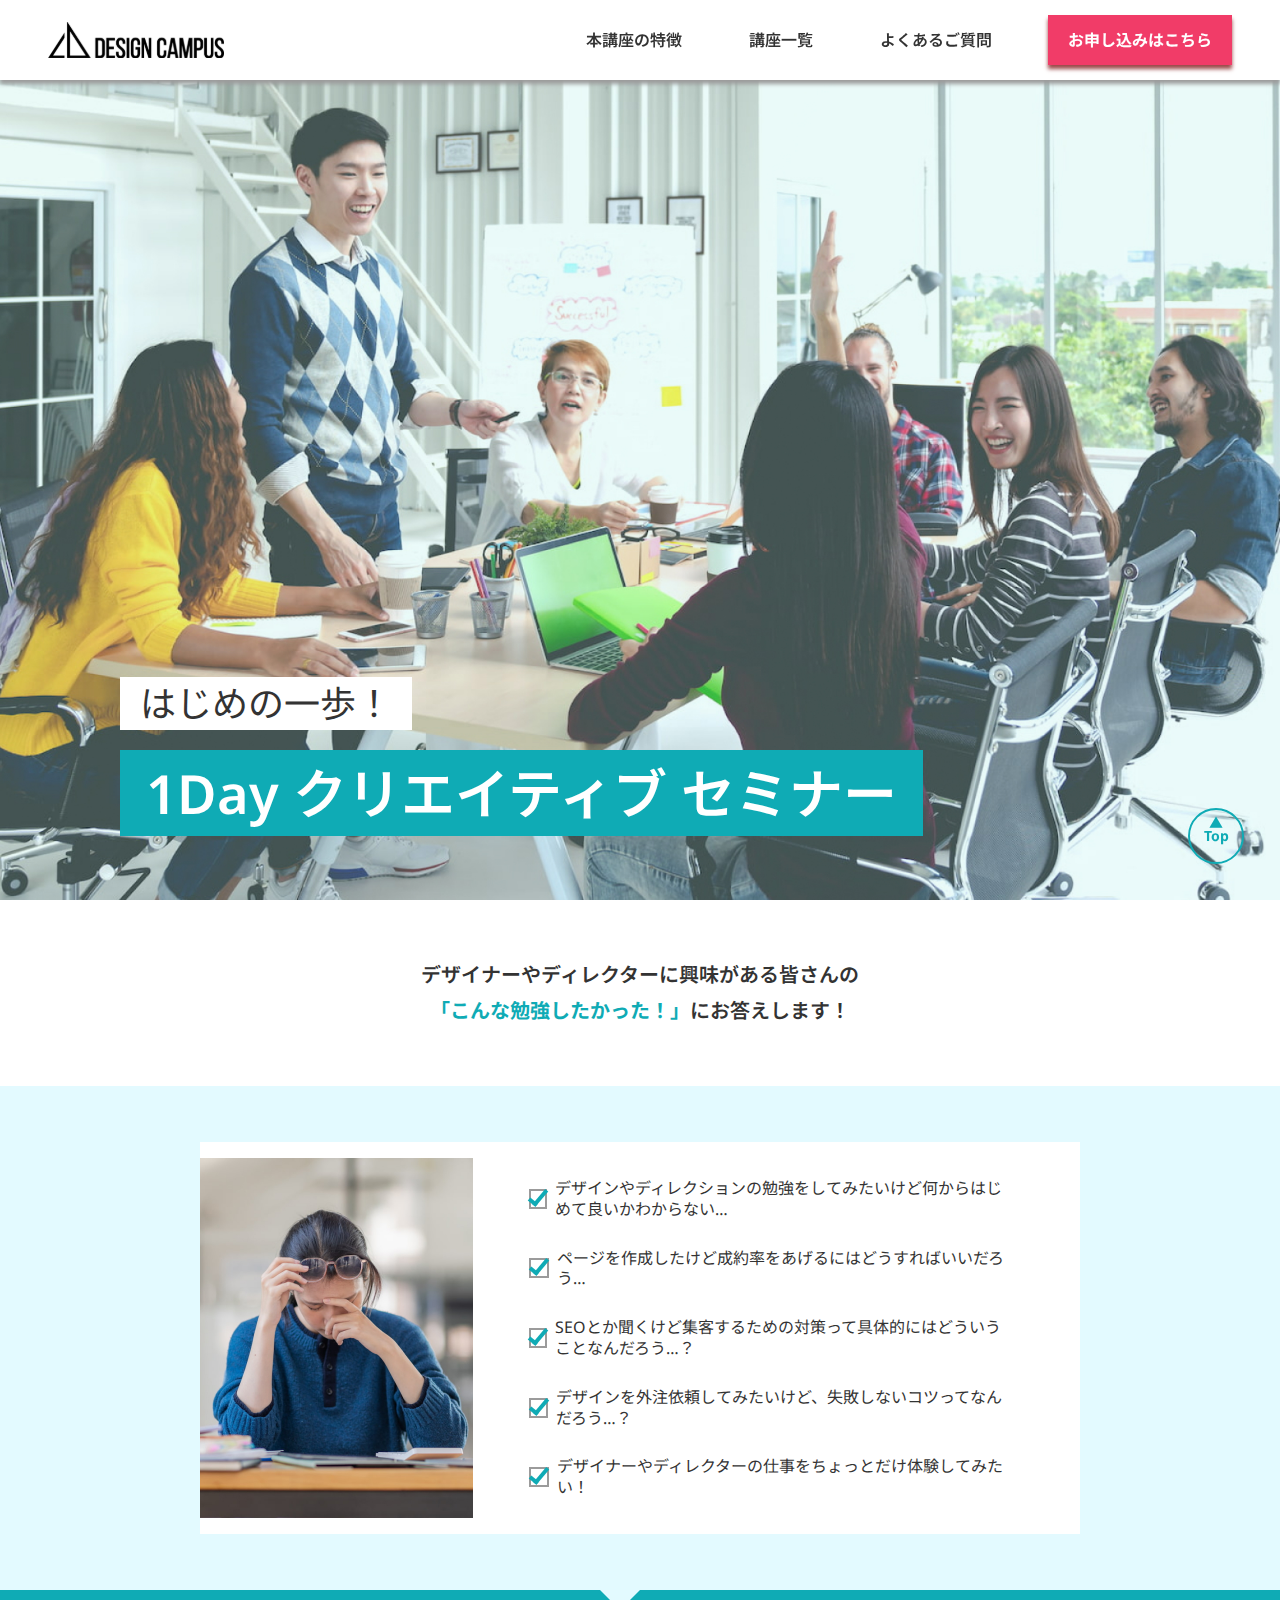
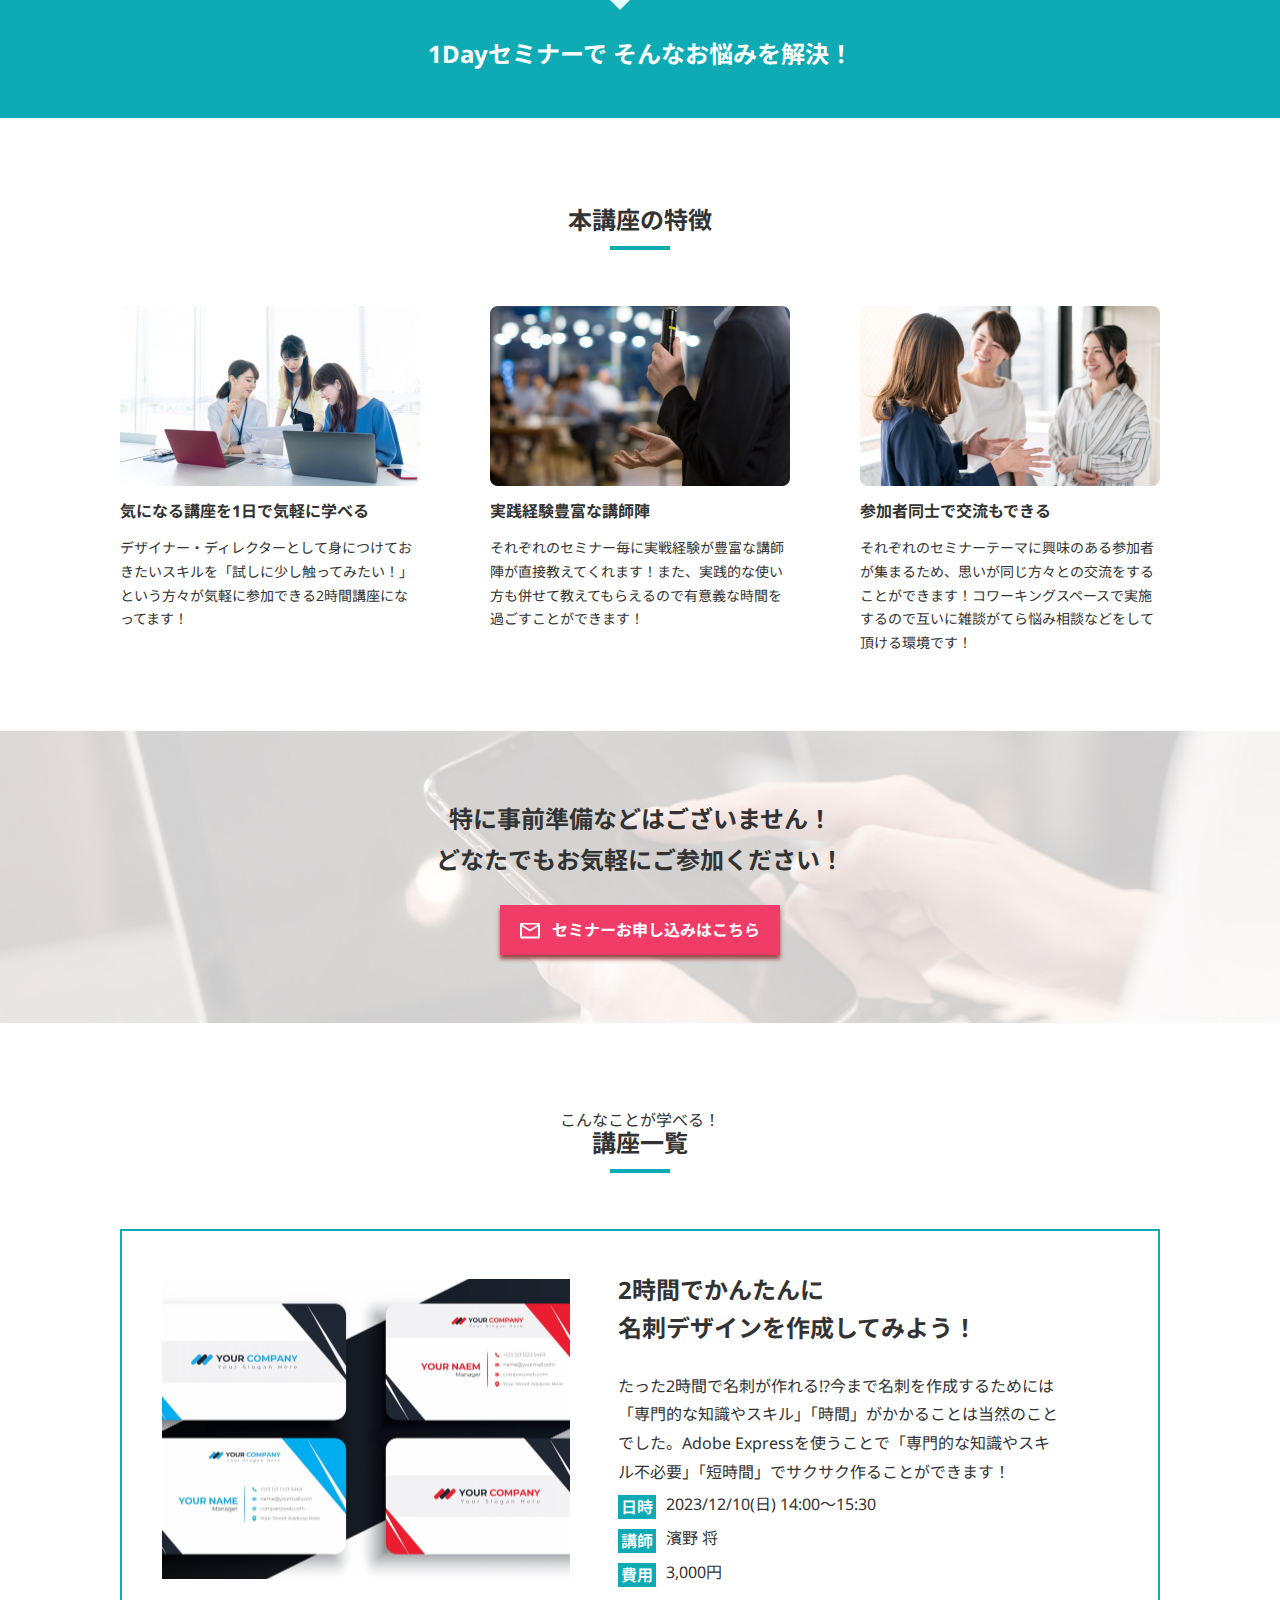
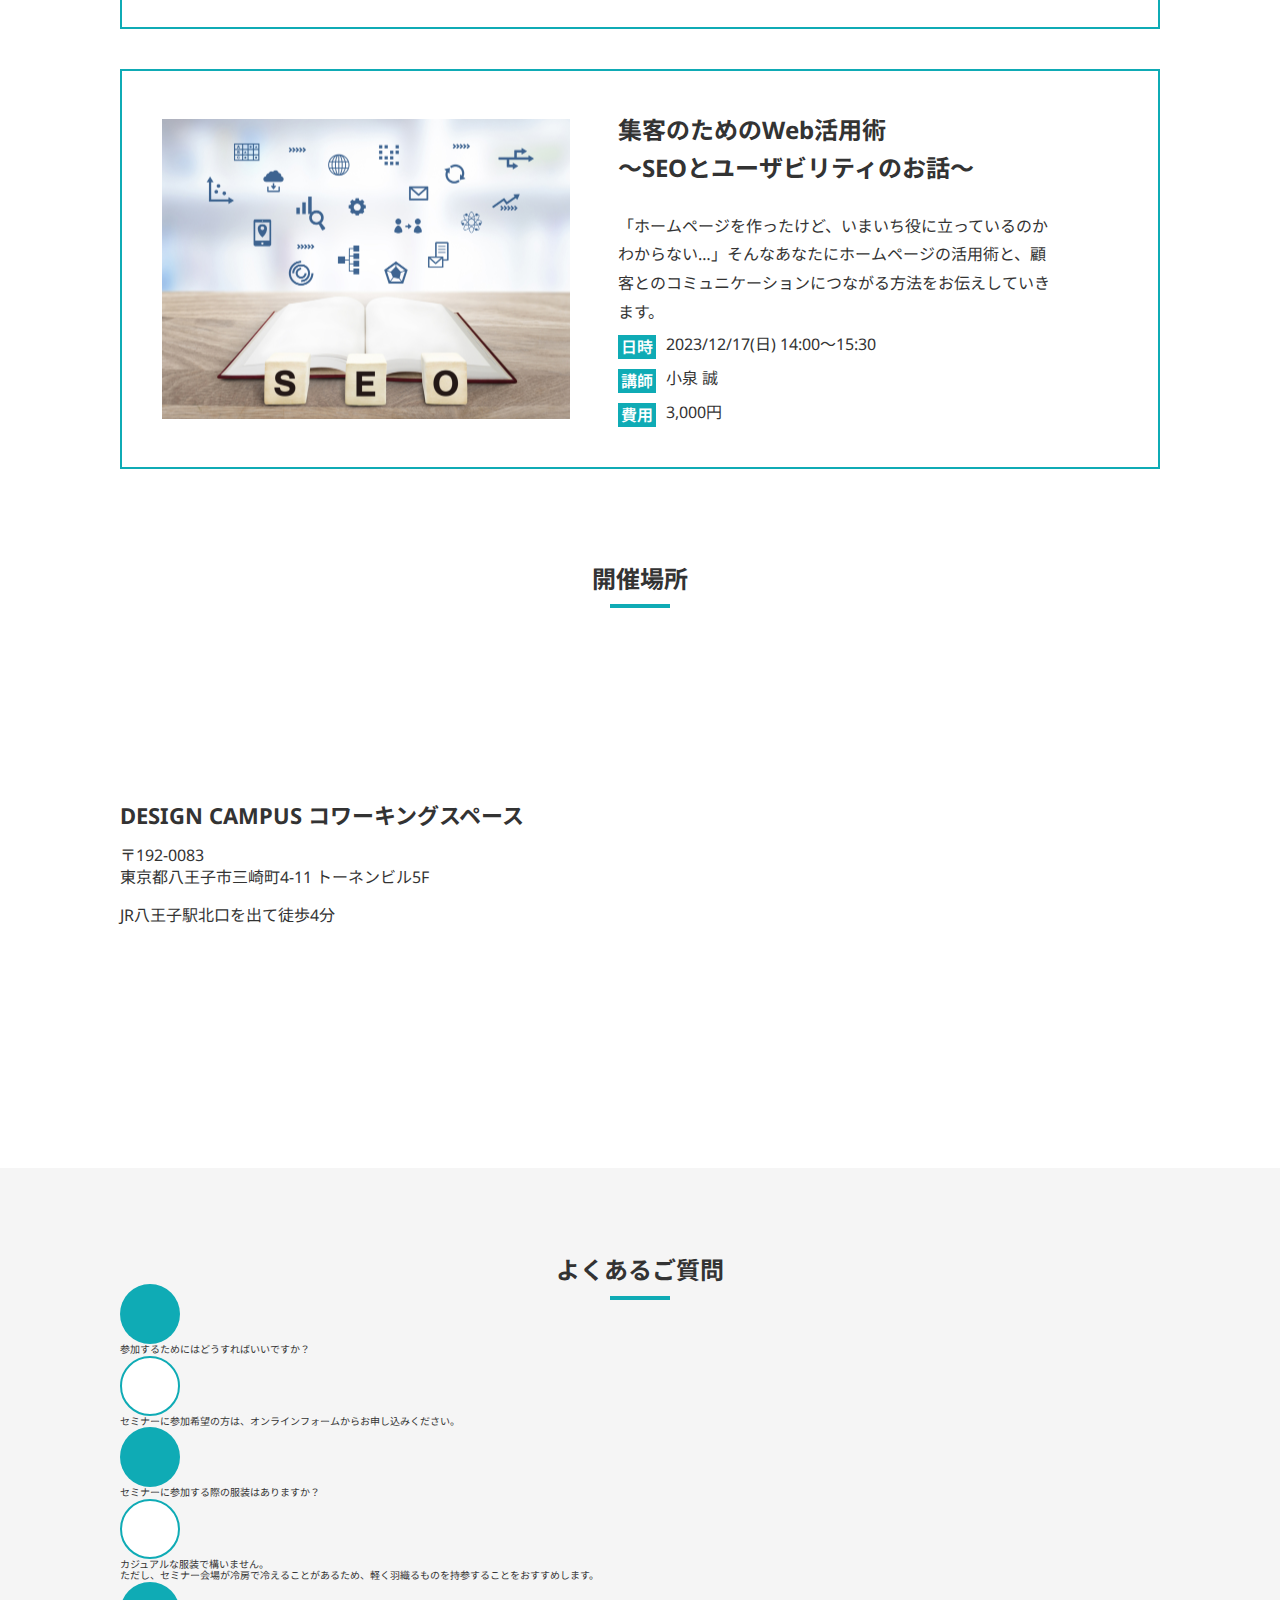
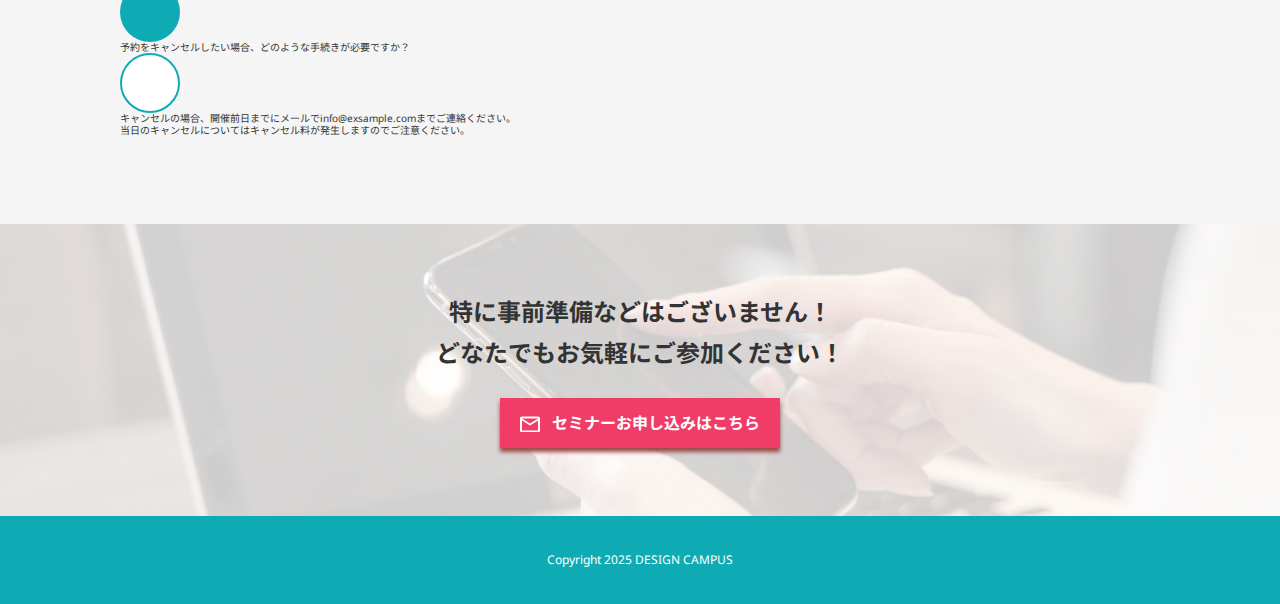
<file: DESIGN_CAMPUS/index.html>
<!DOCTYPE html>
<html lang="ja">

<head>
    <meta charset="UTF-8" />
    <meta name="viewport" content="width=device-width, initial-scale=1.0" />
    <meta name="description" content="DESIGN_CAMPSは1Day クリエイティブセミナーを主催しているクリエイティブ集団です。" />
    <title>DESIGN_CAMPUS</title>
    <link rel="shortcut icon" href="./assets/images/favicon.ico" type="image/x-icon" />
    <link rel="stylesheet" href="./assets/css/style.css" />
    <link rel="preconnect" href="https://fonts.googleapis.com" />
    <link rel="preconnect" href="https://fonts.gstatic.com" crossorigin />
    <link
        href="https://fonts.googleapis.com/css2?family=Noto+Sans+JP:wght@100..900&family=Noto+Sans:ital,wght@0,100..900;1,100..900&display=swap"
        rel="stylesheet" />
</head>

<body>
    <!-- header -->
    <header class="l-header">
        <div class="l-inner">
            <h1 class="p-header__left">
                <a class="p-header__left--item" href="./index.html">
                    <img src="./assets/images/Logo.svg" alt="Logo">
                </a>
            </h1>
            <div class="p-burger">
                <div id="js-burger" class="p-burger__menu"></div>
                <nav id="js-nav" class="p-header__right">
                    <ul class="p-list">
                        <li class="p-list__item">
                            <a class="p-list__item--link" href="#feature">
                                本講座の特徴
                            </a>
                        </li>
                        <li class="p-list__item">
                            <a class="p-list__item--link" href="#lesson">
                                講座一覧
                            </a>
                        </li>
                        <li class="p-list__item">
                            <a class="p-list__item--link" href="#question">
                                よくあるご質問
                            </a>
                        </li>
                    </ul>
                    <div class="c-button">
                        <a class="c-button__item" href="./contact.html">お申し込みはこちら</a>
                    </div>
                </nav>
            </div>
        </div>
    </header>
    <!-- /header -->

    <!-- keyVisual -->
    <div class="l-keyVisual">
        <div class="l-container">
            <div class="p-catchCopy">
                <p class="p-catchCopy--top">
                    はじめの一歩！
                </p>
                <p class="p-catchCopy--bottom">
                    1Day 
                    <span class="u-lineBreak--md"></span>クリエイティブ
                    <span class="u-lineBreak--sm"></span>セミナー
                </p>
            </div>
        </div>
        <a href="#" class="c-pageTop__button u-display__grid">Top</a>
    </div>
    <!-- /keyVisual -->

    <main>
        <!-- text -->
        <div class="l-text u-display__grid">
            <p class="p-text">
                デザイナーやディレクターに<span class="u-lineBreak--sm">興味がある皆さんの<br>
                <span class="p-text--strong">「こんな勉強したかった！」</span>に</span>お答えします！
            </p>
        </div>
        <!-- /text -->

        <!-- wonder -->
        <div class="l-wonder">
            <div class="l-container p-wonder">
                <img class="p-wonder__left" src="./assets/images/Image1.jpg" alt="Image1">
                <ul class="p-wonder__right">
                    <li class="p-wonder__right--item">
                        <span class="p-wonder__right--square"></span>
                        <p class="p-wonder__right--text">
                            デザインやディレクションの勉強をしてみたいけど何からはじめて良いかわからない…
                        </p>
                    </li>
                    <li class="p-wonder__right--item">
                        <span class="p-wonder__right--square"></span>
                        <p class="p-wonder__right--text">
                            ページを作成したけど成約率をあげるにはどうすればいいだろう…
                        </p>
                    </li>
                    <li class="p-wonder__right--item">
                        <span class="p-wonder__right--square"></span>
                        <p class="p-wonder__right--text">
                            SEOとか聞くけど集客するための対策って具体的にはどういうことなんだろう…？
                        </p>
                    </li>
                    <li class="p-wonder__right--item">
                        <span class="p-wonder__right--square"></span>
                        <p class="p-wonder__right--text">
                            デザインを外注依頼してみたいけど、失敗しないコツってなんだろう…？
                        </p>
                    </li>
                    <li class="p-wonder__right--item">
                        <span class="p-wonder__right--square"></span>
                        <p class="p-wonder__right--text">
                            デザイナーやディレクターの仕事をちょっとだけ体験してみたい！
                        </p>
                    </li>
                </ul>
            </div>
        </div>
        <!-- /wonder -->

        <!-- answer -->
        <div class="l-answer u-display__grid">
            <p class="p-answer__text">
                1Dayセミナーで
                <span class="u-lineBreak--sm"></span>そんなお悩みを解決！
            </p>
        </div>
        <!-- /answer -->

        <!-- feature -->
        <section id="feature" class="l-feature">
            <div class="l-container">
                <div class="c-title__wrapper">
                    <h2 class="c-title">本講座の特徴</h2>
                </div>
                <div class="p-feature__wrapper">
                    <div class="p-feature__wrapper--item">
                        <img class="p-feature__image" src="./assets/images/Point1.jpg" alt="Point1">
                        <h2 class="p-feature__title--sub">気になる講座を1日で気軽に学べる</h2>
                        <p class="p-feature__text">デザイナー・ディレクターとして身につけておきたいスキルを「試しに少し触ってみたい！」という方々が気軽に参加できる2時間講座になってます！
                        </p>
                    </div>
                    <div class="p-feature__wrapper--item">
                        <img class="p-feature__image" src="./assets/images/Point2.jpg" alt="Point2">
                        <h2 class="p-feature__title--sub">実践経験豊富な講師陣</h2>
                        <p class="p-feature__text">
                            それぞれのセミナー毎に実戦経験が豊富な講師陣が直接教えてくれます！また、実践的な使い方も併せて教えてもらえるので有意義な時間を過ごすことができます！</p>
                    </div>
                    <div class="p-feature__wrapper--item">
                        <img class="p-feature__image" src="./assets/images/Point3.jpg" alt="Point3">
                        <h2 class="p-feature__title--sub">参加者同士で交流もできる</h2>
                        <p class="p-feature__text">
                            それぞれのセミナーテーマに興味のある参加者が集まるため、思いが同じ方々との交流をすることができます！コワーキングスペースで実施するので互いに雑談がてら悩み相談などをして頂ける環境です！
                        </p>
                    </div>
                </div>
            </div>
        </section>
        <!-- /feature -->

        <!-- cta -->
        <div class="l-cta">
            <p class="p-cta__text">
                特に事前準備などはございません！<br>
                どなたでもお気軽にご参加ください！
            </p>
            <div class="c-button">
                <a class="c-button__item" href="./contact.html">
                    <img class="c-button__item--icon" src="./assets/images/Mailicon.svg" alt="mail">
                    セミナーお申し込みはこちら
                </a>
            </div>
        </div>
        <!-- /cta -->

        <!-- lesson -->
        <section id="lesson" class="l-lesson">
            <div class="l-container">
                <div class="c-title__wrapper">
                    <p class="c-title--sub">こんなことが学べる！</p>
                    <h2 class="c-title">講座一覧</h2>
                </div>
                <div class="p-lesson__wrapper">
                    <article class="p-lesson">
                        <img class="p-lesson__left" src="./assets/images/Lesson1.jpg" alt="Lesson1">
                        <div class="p-lesson__right">
                            <h2 class="p-lesson__title">
                                2時間でかんたんに<br>
                                名刺デザインを作成してみよう！
                            </h2>
                            <p class="p-lesson__text">
                                たった2時間で名刺が作れる!?今まで名刺を作成するためには「専門的な知識やスキル」「時間」がかかることは当然のことでした。Adobe
                                Expressを使うことで「専門的な知識やスキル不必要」「短時間」でサクサク作ることができます！
                            </p>
                            <dl class="c-desc__list">
                                <dt class="c-desc__list--term u-display__grid">日時</dt>
                                <dd class="c-desc__list--data">2023/12/10(日) 14:00〜15:30</dd>
                                <dt class="c-desc__list--term u-display__grid">講師</dt>
                                <dd class="c-desc__list--data">濱野 将</dd>
                                <dt class="c-desc__list--term u-display__grid">費用</dt>
                                <dd class="c-desc__list--data">3,000円</dd>
                            </dl>
                        </div>
                    </article>
                    <article class="p-lesson">
                        <img class="p-lesson__left" src="./assets/images/Lesson2.jpg" alt="Lesson2">
                        <div class="p-lesson__right">
                            <h2 class="p-lesson__title">
                                集客のためのWeb活用術<br>
                                〜SEOとユーザビリティのお話〜
                            </h2>
                            <p class="p-lesson__text">
                                「ホームページを作ったけど、いまいち役に立っているのかわからない…」そんなあなたにホームページの活用術と、顧客とのコミュニケーションにつながる方法をお伝えしていきます。
                            </p>
                            <dl class="c-desc__list">
                                <dt class="c-desc__list--term u-display__grid">日時</dt>
                                <dd class="c-desc__list--data">2023/12/17(日) 14:00〜15:30</dd>
                                <dt class="c-desc__list--term u-display__grid">講師</dt>
                                <dd class="c-desc__list--data">小泉 誠</dd>
                                <dt class="c-desc__list--term u-display__grid">費用</dt>
                                <dd class="c-desc__list--data">3,000円</dd>
                            </dl>
                        </div>
                    </article>
                </div>
            </div>
        </section>
        <!-- /lesson -->

        <!-- place -->
        <section class="l-place">
            <div class="l-container">
                <div class="c-title__wrapper">
                    <h2 class="c-title">開催場所</h2>
                </div>
                <div class="p-place">
                    <address class="p-place__left">
                        <h2 class="p-place__left--title">
                            DESIGN CAMPUS
                            <span class="u-lineBreak--md"></span> 
                            コワーキングスペース
                        </h2>
                        <p class="p-place__left--address">
                            〒192-0083<br>
                            東京都八王子市三崎町4-11 トーネンビル5F
                        </p>
                        <p class="p-place__left--address">JR八王子駅北口を出て徒歩4分</p>
                    </address>
                    <div class="p-place__right">
                        <iframe class="p-place__right--image"
                            src="https://www.google.com/maps/embed?pb=!1m18!1m12!1m3!1d3241.7852003106423!2d139.33458337512596!3d35.657663472594855!2m3!1f0!2f0!3f0!3m2!1i1024!2i768!4f13.1!3m3!1m2!1s0x60191dd856de197f%3A0xe206cd84f9aec58d!2z44Kz44Ov44O844Kt44Oz44Kw44K544Oa44O844K55YWr546L5a2QIDhCZWF0!5e0!3m2!1sja!2sjp!4v1755058342870!5m2!1sja!2sjp" style="border:0;" allowfullscreen="" loading="lazy"
                            referrerpolicy="no-referrer-when-downgrade"></iframe>
                    </div>
                </div>
            </div>
        </section>
        <!-- /place -->

        <!-- question -->
        <section id="question" class="l-question">
            <div class="l-container">
                <div class="c-title__wrapper">
                    <h2 class="c-title">よくあるご質問</h2>
                </div>
                <div class="p-question">
                    <div class="p-question--item">
                        <button class="p-question__q p-question__content">
                            <span class="p-question__q--icon c-icon"></span>
                            <p class="p-question__content--text">参加するためにはどうすればいいですか？</p>
                        </button>
                        <div class="p-question__a p-question__content">
                            <span class="p-question__a--icon c-icon--a"></span>
                            <p class="p-question__content--text">セミナーに参加希望の方は、オンラインフォームからお申し込みください。</p>
                        </div>
                    </div>
                    <div class="p-question--item">
                        <button class="p-question__q p-question__content">
                            <span class="p-question__q--icon c-icon"></span>
                            <p class="p-question__content--text">セミナーに参加する際の服装はありますか？</p>
                        </button>
                        <div class="p-question__a p-question__content">
                            <span class="p-question__a--icon c-icon--a"></span>
                            <p class="p-question__content--text">
                                カジュアルな服装で構いません。<br>
                                ただし、セミナー会場が冷房で冷えることがあるため、軽く羽織るものを持参することをおすすめします。
                            </p>
                        </div>
                    </div>
                    <div class="p-question--item">
                        <button class="p-question__q p-question__content">
                            <span class="p-question__q--icon c-icon"></span>
                            <p class="p-question__content--text">予約をキャンセルしたい場合、どのような手続きが必要ですか？</p>
                        </button>
                        <div class="p-question__a p-question__content">
                            <span class="p-question__a--icon c-icon--a"></span>
                            <p class="p-question__content--text">
                                キャンセルの場合、開催前日までにメールでinfo@exsample.comまでご連絡ください。<br>
                                当日のキャンセルについてはキャンセル料が発生しますのでご注意ください。
                            </p>
                        </div>
                    </div>
                </div>
            </div>
        </section>
        <!-- /question -->

        <!-- cta -->
        <div class="l-cta">
            <p class="p-cta__text">
                特に事前準備などはございません！<br>
                どなたでもお気軽にご参加ください！
            </p>
            <div class="c-button">
                <a class="c-button__item" href="./contact.html">
                    <img class="c-button__item--icon" src="./assets/images/Mailicon.svg" alt="mail">
                    セミナーお申し込みはこちら
                </a>
            </div>
        </div>
        <!-- /cta -->
    </main>

    <!-- footer -->
    <footer class="l-footer u-display__grid">
        <p class="p-footer">
            <small class="p-footer__copyRight">
                Copyright 2025 
                <span class="u-lineBreak--sm"></span>
                DESIGN CAMPUS
            </small>
        </p>
    </footer>
    <!-- /footer -->

    <script src="./assets/js/main.js"></script>
</body>

</html>
</file>
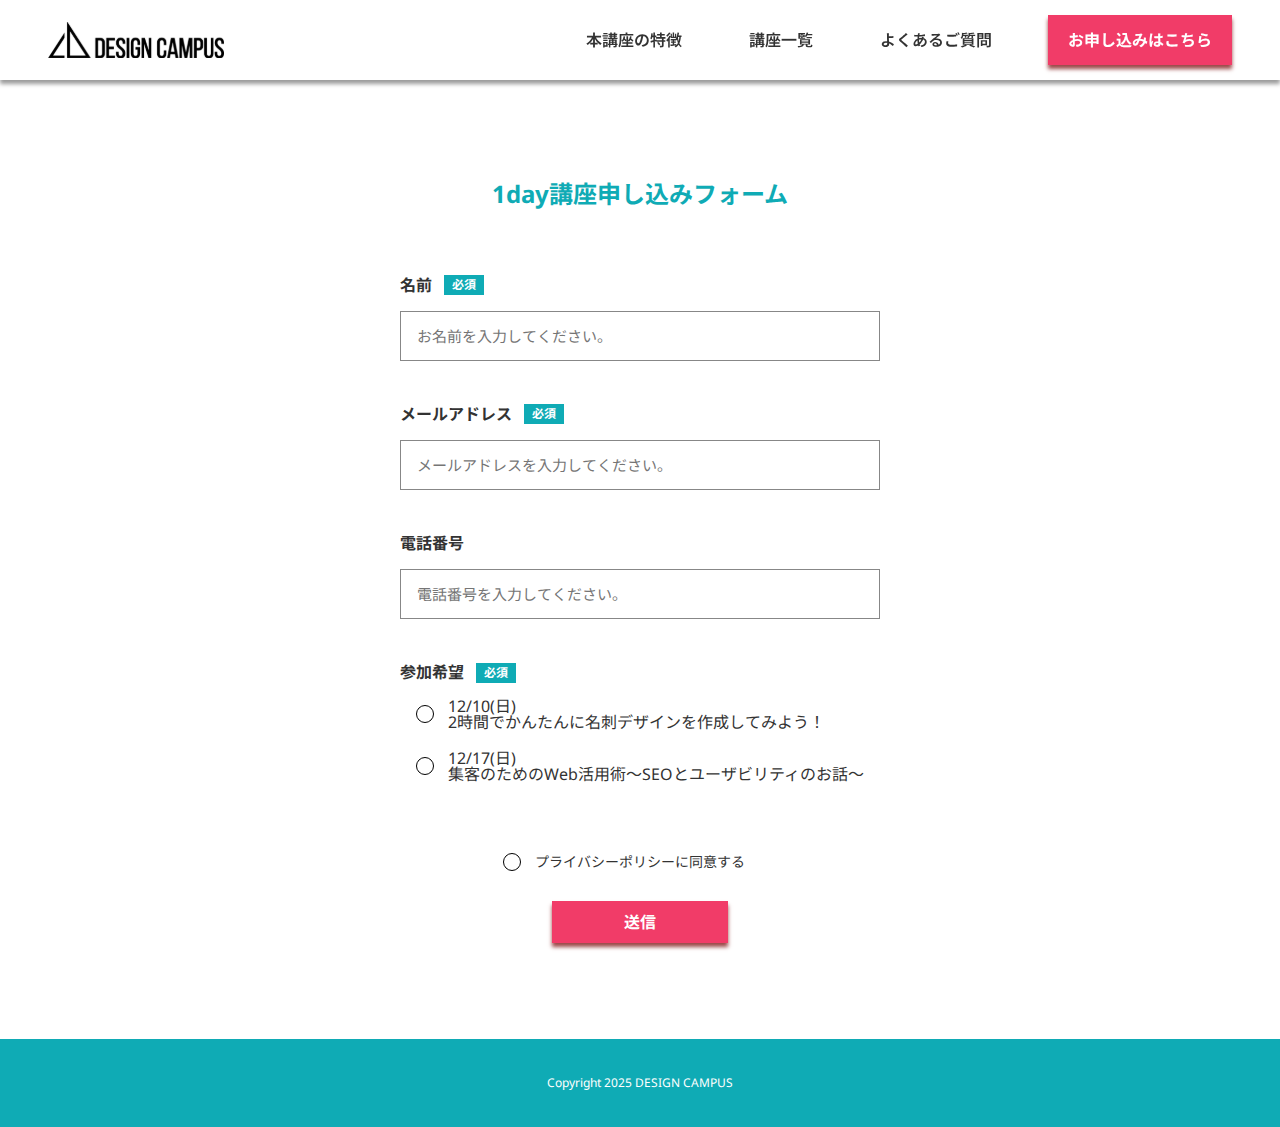
<file: DESIGN_CAMPUS/contact.html>
<!DOCTYPE html>
<html lang="ja">

<head>
    <meta charset="UTF-8" />
    <meta name="viewport" content="width=device-width, initial-scale=1.0" />
    <meta name="description" content="DESIGN_CAMPSは1Day クリエイティブセミナーを主催しているクリエイティブ集団です。" />
    <title>DESIGN_CAMPUS</title>
    <link rel="shortcut icon" href="./assets/images/favicon.ico" type="image/x-icon" />
    <link rel="stylesheet" href="./assets/css/style.css" />
    <link rel="preconnect" href="https://fonts.googleapis.com" />
    <link rel="preconnect" href="https://fonts.gstatic.com" crossorigin />
    <link
        href="https://fonts.googleapis.com/css2?family=Noto+Sans+JP:wght@100..900&family=Noto+Sans:ital,wght@0,100..900;1,100..900&display=swap"
        rel="stylesheet" />
</head>

<body>
    <!-- header -->
    <header class="l-header">
        <div class="l-inner">
            <h1 class="p-header__left">
                <a class="p-header__left--item" href="./index.html">
                    <img src="./assets/images/Logo.svg" alt="Logo">
                </a>
            </h1>
            <div class="p-burger">
                <div id="js-burger" class="p-burger__menu"></div>
                <nav id="js-nav" class="p-header__right">
                    <ul class="p-list">
                        <li class="p-list__item">
                            <a class="p-list__item--link" href="#feature">
                                本講座の特徴
                            </a>
                        </li>
                        <li class="p-list__item">
                            <a class="p-list__item--link" href="#lesson">
                                講座一覧
                            </a>
                        </li>
                        <li class="p-list__item">
                            <a class="p-list__item--link" href="#question">
                                よくあるご質問
                            </a>
                        </li>
                    </ul>
                    <div class="c-button">
                        <a class="c-button__item" href="#">お申し込みはこちら</a>
                    </div>
                </nav>
            </div>
        </div>
    </header>
    <!-- /header -->

    <main>
        <!-- contact -->
        <section class="l-contact u-display__grid">
            <div class="c-title__wrapper">
                <h2 class="c-title--contact">1day講座申し込みフォーム</h2>
            </div>
            <form class="p-form">
                <table class="p-table">
                    <tr class="p-table__row">
                        <th class="p-table__head">
                            <label for="name" class="p-form__label">名前</label>
                            <span class="p-form__label--require">必須</span>
                        </th>
                        <td class="p-table__body">
                            <input id="name" class="p-form__input" type="text" placeholder="お名前を入力してください。">
                        </td>
                    </tr>
                    <tr class="p-table__row">
                        <th class="p-table__head">
                            <label for="email" class="p-form__label">メールアドレス</label>
                            <span class="p-form__label--require">必須</span>
                        </th>
                        <td class="p-table__body">
                            <input id="email" class="p-form__input" type="email" placeholder="メールアドレスを入力してください。">
                        </td>
                    </tr>
                    <tr class="p-table__row">
                        <th class="p-table__head">
                            <label for="tel" class="p-form__label">電話番号</label>
                        </th>
                        <td class="p-table__body">
                            <input id="tel" class="p-form__input" type="tel" placeholder="電話番号を入力してください。">
                        </td>
                    </tr>
                    <tr class="p-table__row">
                        <th class="p-table__head">
                            <label class="p-form__label">参加希望</label>
                            <span class="p-form__label--require">必須</span>
                        </th>
                        <td class="p-table__body">
                            <input type="radio" id="radio1" name="radio" class="p-form__radio" value="12/10(日)">
                            <label for="radio1" class="p-form__radio--text">12/10(日)<br>
                                2時間でかんたんに名刺デザインを作成してみよう！
                            </label>
                            <input type="radio" id="radio2" name="radio" class="p-form__radio" value="12/17(日)">
                            <label for="radio2" class="p-form__radio--text">
                                12/17(日)<br>
                                集客のためのWeb活用術〜SEOとユーザビリティのお話〜
                            </label>
                        </td>
                    </tr>
                </table>
                <div class="p-form__wrapper">
                    <input type="checkbox" id="privacy" name="privacy">
                    <label for="privacy" class="p-form__wrapper--privacy">
                        プライバシーポリシーに同意する
                    </label>
                    <div class="c-button">
                        <a href="./thanks.html" class="c-button__item p-form__button">
                            送信
                        </a>
                    </div>
                </div>
            </form>
        </section>
        <!-- /contact -->
    </main>

    <!-- footer -->
    <footer class="l-footer u-display__grid">
        <p class="p-footer">
            <small class="p-footer__copyRight">
                Copyright 2025
                <span class="u-lineBreak--sm"></span>
                DESIGN CAMPUS
            </small>
        </p>
    </footer>
    <!-- /footer -->

    <script src="./assets/js/main.js"></script>
</body>

</html>
</file>
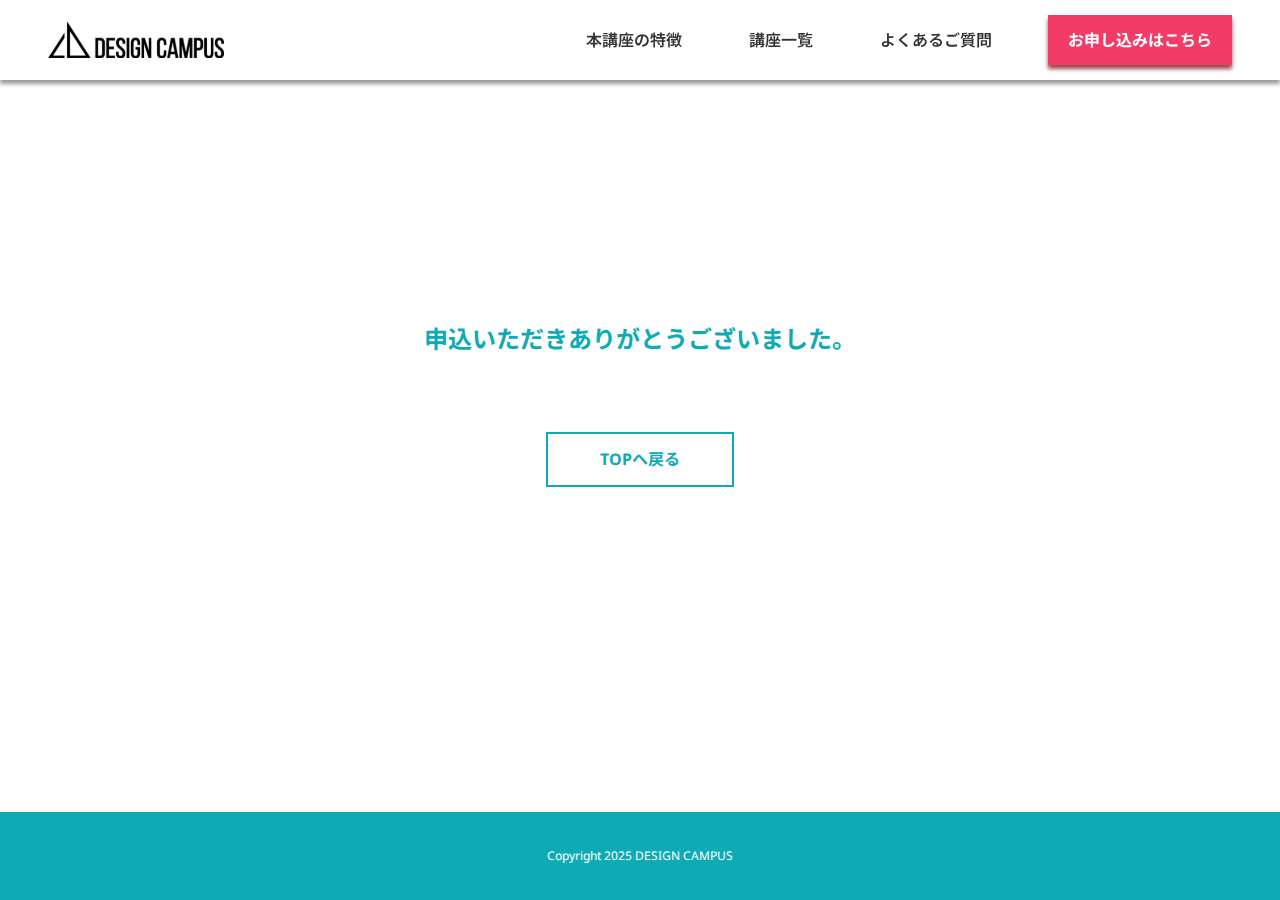
<file: DESIGN_CAMPUS/thanks.html>
<!DOCTYPE html>
<html lang="ja">

<head>
    <meta charset="UTF-8" />
    <meta name="viewport" content="width=device-width, initial-scale=1.0" />
    <meta name="description" content="DESIGN_CAMPSは1Day クリエイティブセミナーを主催しているクリエイティブ集団です。" />
    <title>DESIGN_CAMPUS</title>
    <link rel="shortcut icon" href="./assets/images/favicon.ico" type="image/x-icon" />
    <link rel="stylesheet" href="./assets/css/style.css" />
    <link rel="preconnect" href="https://fonts.googleapis.com" />
    <link rel="preconnect" href="https://fonts.gstatic.com" crossorigin />
    <link
        href="https://fonts.googleapis.com/css2?family=Noto+Sans+JP:wght@100..900&family=Noto+Sans:ital,wght@0,100..900;1,100..900&display=swap"
        rel="stylesheet" />
</head>

<body>
    <!-- header -->
    <header class="l-header">
        <div class="l-inner">
            <h1 class="p-header__left">
                <a class="p-header__left--item" href="./index.html">
                    <img src="./assets/images/Logo.svg" alt="Logo">
                </a>
            </h1>
            <div class="p-burger">
                <div id="js-burger" class="p-burger__menu"></div>
                <nav id="js-nav" class="p-header__right">
                    <ul class="p-list">
                        <li class="p-list__item">
                            <a class="p-list__item--link" href="#feature">
                                本講座の特徴
                            </a>
                        </li>
                        <li class="p-list__item">
                            <a class="p-list__item--link" href="#lesson">
                                講座一覧
                            </a>
                        </li>
                        <li class="p-list__item">
                            <a class="p-list__item--link" href="#question">
                                よくあるご質問
                            </a>
                        </li>
                    </ul>
                    <div class="c-button">
                        <a class="c-button__item" href="#">お申し込みはこちら</a>
                    </div>
                </nav>
            </div>
        </div>
    </header>
    <!-- /header -->

    <main>
        <!-- thanks -->
        <div class="p-thanks__container">
            <p class="p-thanks__container--text">申込いただきありがとうございました。</p>
            <a class="p-thanks__container--link" href="./index.html">TOPへ戻る</a>
        </div>
        <!-- /thanks -->
    </main>

    <!-- footer -->
    <footer class="l-footer u-display__grid">
        <p class="p-footer">
            <small class="p-footer__copyRight">
                Copyright 2025
                <span class="u-lineBreak--sm"></span>
                DESIGN CAMPUS
            </small>
        </p>
    </footer>
    <!-- /footer -->

    <script src="./assets/js/main.js"></script>
</body>

</html>
</file>
<file: DESIGN_CAMPUS/assets/css/style.css>
@charset "UTF-8";
/*! destyle.css v4.0.1 | MIT License | https://github.com/nicolas-cusan/destyle.css */
/* Reset box-model and set borders */
/* ============================================ */
*,
::before,
::after {
  -webkit-box-sizing: border-box;
          box-sizing: border-box;
  border-style: solid;
  border-width: 0;
  min-width: 0;
}

/* Document */
/* ============================================ */
/**
 * 1. Correct the line height in all browsers.
 * 2. Prevent adjustments of font size after orientation changes in iOS.
 * 3. Remove gray overlay on links for iOS.
 */
html {
  line-height: 1.15;
  /* 1 */
  -webkit-text-size-adjust: 100%;
  /* 2 */
  -webkit-tap-highlight-color: transparent;
  /* 3*/
}

/* Sections */
/* ============================================ */
/**
 * Remove the margin in all browsers.
 */
body {
  margin: 0;
}

/**
 * Render the `main` element consistently in IE.
 */
main {
  display: block;
}

/* Vertical rhythm */
/* ============================================ */
p,
table,
blockquote,
address,
pre,
iframe,
form,
figure,
dl {
  margin: 0;
}

/* Headings */
/* ============================================ */
h1,
h2,
h3,
h4,
h5,
h6 {
  font-size: inherit;
  font-weight: inherit;
  margin: 0;
}

/* Lists (enumeration) */
/* ============================================ */
ul,
ol {
  margin: 0;
  padding: 0;
  list-style: none;
}

/* Lists (definition) */
/* ============================================ */
dt {
  font-weight: bold;
}

dd {
  margin-left: 0;
}

/* Grouping content */
/* ============================================ */
/**
 * 1. Add the correct box sizing in Firefox.
 * 2. Show the overflow in Edge and IE.
 */
hr {
  -webkit-box-sizing: content-box;
          box-sizing: content-box;
  /* 1 */
  height: 0;
  /* 1 */
  overflow: visible;
  /* 2 */
  border-top-width: 1px;
  margin: 0;
  clear: both;
  color: inherit;
}

/**
 * 1. Correct the inheritance and scaling of font size in all browsers.
 * 2. Correct the odd `em` font sizing in all browsers.
 */
pre {
  font-family: monospace, monospace;
  /* 1 */
  font-size: inherit;
  /* 2 */
}

address {
  font-style: inherit;
}

/* Text-level semantics */
/* ============================================ */
/**
 * Remove the gray background on active links in IE 10.
 */
a {
  background-color: transparent;
  text-decoration: none;
  color: inherit;
}

/**
 * 1. Remove the bottom border in Chrome 57-
 * 2. Add the correct text decoration in Chrome, Edge, IE, Opera, and Safari.
 */
abbr[title] {
  -webkit-text-decoration: underline dotted;
          text-decoration: underline dotted;
  /* 2 */
}

/**
 * Add the correct font weight in Chrome, Edge, and Safari.
 */
b,
strong {
  font-weight: bolder;
}

/**
 * 1. Correct the inheritance and scaling of font size in all browsers.
 * 2. Correct the odd `em` font sizing in all browsers.
 */
code,
kbd,
samp {
  font-family: monospace, monospace;
  /* 1 */
  font-size: inherit;
  /* 2 */
}

/**
 * Add the correct font size in all browsers.
 */
small {
  font-size: 80%;
}

/**
 * Prevent `sub` and `sup` elements from affecting the line height in
 * all browsers.
 */
sub,
sup {
  font-size: 75%;
  line-height: 0;
  position: relative;
  vertical-align: baseline;
}

sub {
  bottom: -0.25em;
}

sup {
  top: -0.5em;
}

/* Replaced content */
/* ============================================ */
/**
 * Prevent vertical alignment issues.
 */
svg,
img,
embed,
object,
iframe {
  vertical-align: bottom;
}

/* Forms */
/* ============================================ */
/**
 * Reset form fields to make them styleable.
 * 1. Make form elements stylable across systems iOS especially.
 * 2. Inherit text-transform from parent.
 */
button,
input,
optgroup,
select,
textarea {
  -webkit-appearance: none;
  /* 1 */
  -moz-appearance: none;
       appearance: none;
  vertical-align: middle;
  color: inherit;
  font: inherit;
  background: transparent;
  padding: 0;
  margin: 0;
  border-radius: 0;
  text-align: inherit;
  text-transform: inherit;
  /* 2 */
}

/**
 * Correct cursors for clickable elements.
 */
button,
[type=button],
[type=reset],
[type=submit] {
  cursor: pointer;
}

button:disabled,
[type=button]:disabled,
[type=reset]:disabled,
[type=submit]:disabled {
  cursor: default;
}

/**
 * Improve outlines for Firefox and unify style with input elements & buttons.
 */
:-moz-focusring {
  outline: auto;
}

select:disabled {
  opacity: inherit;
}

/**
 * Remove padding
 */
option {
  padding: 0;
}

/**
 * Reset to invisible
 */
fieldset {
  margin: 0;
  padding: 0;
  min-width: 0;
}

legend {
  padding: 0;
}

/**
 * Add the correct vertical alignment in Chrome, Firefox, and Opera.
 */
progress {
  vertical-align: baseline;
}

/**
 * Remove the default vertical scrollbar in IE 10+.
 */
textarea {
  overflow: auto;
}

/**
 * Correct the cursor style of increment and decrement buttons in Chrome.
 */
[type=number]::-webkit-inner-spin-button,
[type=number]::-webkit-outer-spin-button {
  height: auto;
}

/**
 * Correct the outline style in Safari.
 */
[type=search] {
  outline-offset: -2px;
  /* 1 */
}

/**
 * Remove the inner padding in Chrome and Safari on macOS.
 */
[type=search]::-webkit-search-decoration {
  -webkit-appearance: none;
}

/**
 * 1. Correct the inability to style clickable types in iOS and Safari.
 * 2. Fix font inheritance.
 */
::-webkit-file-upload-button {
  -webkit-appearance: button;
  /* 1 */
  font: inherit;
  /* 2 */
}

/**
 * Clickable labels
 */
label[for] {
  cursor: pointer;
}

/* Interactive */
/* ============================================ */
/*
 * Add the correct display in Edge, IE 10+, and Firefox.
 */
details {
  display: block;
}

/*
 * Add the correct display in all browsers.
 */
summary {
  display: list-item;
}

/*
 * Remove outline for editable content.
 */
[contenteditable]:focus {
  outline: auto;
}

/* Tables */
/* ============================================ */
/**
1. Correct table border color inheritance in all Chrome and Safari.
*/
table {
  border-color: inherit;
  /* 1 */
  border-collapse: collapse;
}

caption {
  text-align: left;
}

td,
th {
  vertical-align: top;
  padding: 0;
}

th {
  text-align: left;
  font-weight: bold;
}

/*
font
*/
/*
color
*/
/*
mediaQuery
*/
html {
  scroll-behavior: smooth;
}

body {
  font-family: "Noto Sans", "Noto Sans JP", "Helvetica Neue", Arial, "Hiragino Kaku Gothic ProN", "Hiragino Sans", Meiryo, sans-serif;
  background-color: #fff;
  font-size: 10px;
  color: #333;
  overflow-x: 0;
}

img {
  -o-object-fit: cover;
     object-fit: cover;
}

input[type=radio],
input[type=checkbox] {
  display: none;
}
input[type=radio] + label,
input[type=checkbox] + label {
  position: relative;
  line-height: 100%;
  cursor: pointer;
}
input[type=radio] + label::before,
input[type=checkbox] + label::before {
  content: "";
  width: 18px;
  height: 18px;
  border: 1px solid #000;
  border-radius: 50%;
  background-color: #fff;
  position: absolute;
  left: -32px;
  top: 50%;
  -webkit-transform: translateY(-50%);
          transform: translateY(-50%);
}
input[type=radio]:checked + label::after,
input[type=checkbox]:checked + label::after {
  content: "";
  width: 18px;
  height: 18px;
  border-radius: 50%;
  background-color: #333;
  position: absolute;
  left: -32px;
  top: 50%;
  -webkit-transform: translateY(-50%);
          transform: translateY(-50%);
}

/*
mediaQuery
*/
/*
burger
*/
.p-burger__menu {
  display: none;
}
@media screen and (max-width: 992px) {
  .p-burger__menu {
    background-image: url(../images/burger.svg);
    background-size: cover;
    background-repeat: no-repeat;
    display: block;
    width: 60px;
    height: 60px;
    cursor: pointer;
    -webkit-transition: all 0.3s ease-in-out;
    transition: all 0.3s ease-in-out;
  }
}

.p-burger__menu.active {
  background-image: url(../images/close.svg);
  background-size: cover;
  background-repeat: no-repeat;
  cursor: pointer;
}

.p-header__right.active {
  position: fixed;
  right: 0;
  top: 20vh;
}

/*
アコーディオン
*/
.p-accordion__title.open::after {
  top: 45%;
  -webkit-transform: rotate(-45deg);
          transform: rotate(-45deg);
}

.l-header {
  width: 100%;
  height: 80px;
  background-color: #fff;
  -webkit-box-shadow: 0 4px 4px #9C9C9C;
          box-shadow: 0 4px 4px #9C9C9C;
  position: fixed;
  top: 0;
  left: 0;
  z-index: 2;
}
.l-header .l-inner {
  height: 100%;
  padding: 0 48px;
  display: -webkit-box;
  display: -ms-flexbox;
  display: flex;
  -webkit-box-align: center;
      -ms-flex-align: center;
          align-items: center;
  -webkit-box-pack: justify;
      -ms-flex-pack: justify;
          justify-content: space-between;
}
@media screen and (max-width: 576px) {
  .l-header .l-inner {
    padding: 0 16px;
  }
}

.l-container {
  max-width: 1040px;
  width: 100%;
  height: 100%;
  margin: 0 auto;
}

/* ------------------------------------
keyVisual
-------------------------------------*/
.l-keyVisual {
  width: 100%;
  height: 100vh;
  background-image: url(../images/KV.jpg);
  background-position: center center;
  background-size: cover;
}
.l-keyVisual .l-container {
  position: relative;
}

/* ------------------------------------
text
-------------------------------------*/
.l-text {
  padding: 0 4%;
  height: 186px;
  text-align: center;
}

/* ------------------------------------
wonder
-------------------------------------*/
.l-wonder {
  background-color: #E3FAFF;
  padding: 56px 200px;
}
@media screen and (max-width: 1200px) {
  .l-wonder {
    padding: 56px 4%;
  }
}

/* ------------------------------------
answer
-------------------------------------*/
.l-answer {
  height: 128px;
  background-color: #0FABB5;
  padding: 0 4%;
  text-align: center;
  position: relative;
}
.l-answer::before {
  content: "";
  margin-left: -20px;
  border: 20px solid transparent;
  border-top: 20px solid #E3FAFF;
  position: absolute;
  top: 0;
  left: 50%;
  -webkit-transform: translateX(-50%);
          transform: translateX(-50%);
}

/* ------------------------------------
feature
-------------------------------------*/
.l-feature {
  padding: 88px 0 76px;
}
@media screen and (max-width: 1200px) {
  .l-feature {
    padding: 88px 4% 76px;
  }
}

/* ------------------------------------
cta
-------------------------------------*/
.l-cta {
  background-image: url(../images/CTA.jpg);
  background-position: center center;
  background-size: cover;
  padding: 68px 4%;
  text-align: center;
}

/* ------------------------------------
lesson
-------------------------------------*/
.l-lesson {
  padding-top: 88px;
}
@media screen and (max-width: 1200px) {
  .l-lesson {
    padding: 88px 4% 0;
  }
}

/* ------------------------------------
place
-------------------------------------*/
.l-place {
  padding: 96px 0;
}
@media screen and (max-width: 1200px) {
  .l-place {
    padding: 80px 4%;
  }
}

/* ------------------------------------
question
-------------------------------------*/
.l-question {
  background-color: #F5F5F5;
  padding: 88px 104px;
}
@media screen and (max-width: 1200px) {
  .l-question {
    padding: 88px 4%;
  }
}

/* ------------------------------------
contact
-------------------------------------*/
.l-contact {
  margin: 180px auto 96px;
  max-width: 480px;
}
@media screen and (max-width: 576px) {
  .l-contact {
    padding: 0 4%;
  }
}

/* ------------------------------------
footer
-------------------------------------*/
.l-footer {
  height: 88px;
  background-color: #0FABB5;
}

.c-button__item {
  display: inline-block;
  font-size: 1.6em;
  font-weight: bold;
  padding: 16px 20px;
  background-color: #F13C68;
  color: #fff;
  -webkit-box-shadow: 0 4px 4px #9b4848;
          box-shadow: 0 4px 4px #9b4848;
  -webkit-transition: all 0.4s ease;
  transition: all 0.4s ease;
}
.c-button__item:active {
  -webkit-box-shadow: none;
          box-shadow: none;
  -webkit-transform: translateY(4px);
          transform: translateY(4px);
}
.c-button__item--icon {
  width: 20px;
  height: 16px;
  margin-right: 8px;
}

.c-pageTop__button {
  font-size: 1.4em;
  font-weight: bold;
  color: #0FABB5;
  width: 56px;
  height: 56px;
  border-radius: 50%;
  border: 2px solid #0FABB5;
  position: fixed;
  right: 36px;
  bottom: 36px;
  z-index: 2;
  cursor: pointer;
}
@media screen and (max-width: 768px) {
  .c-pageTop__button {
    right: 8px;
    bottom: 8px;
  }
}
.c-pageTop__button::after {
  content: "▲";
  display: block;
  position: absolute;
  top: 10%;
  left: 50%;
  -webkit-transform: translateX(-50%);
          transform: translateX(-50%);
}

.c-desc__list {
  display: grid;
  grid-template-columns: 48px 1fr;
  grid-row-gap: 10px;
}
.c-desc__list--term {
  font-size: 1.6em;
  font-weight: 600;
  height: 24px;
  margin-right: 10px;
  background-color: #0FABB5;
  color: #fff;
}
.c-desc__list--data {
  font-size: 1.6em;
}

.c-icon {
  display: block;
  width: 60px;
  height: 60px;
  border-radius: 50%;
  background-color: #0FABB5;
  position: relative;
}

.c-icon--a {
  display: block;
  width: 60px;
  height: 60px;
  border-radius: 50%;
  border: 2px solid #0FABB5;
  background-color: #fff;
  position: relative;
}

.c-title__wrapper {
  text-align: center;
}
.c-title__wrapper .c-title {
  font-size: 2.4em;
  font-weight: bold;
  text-align: center;
  position: relative;
}
.c-title__wrapper .c-title::after {
  content: "";
  display: block;
  width: 60px;
  height: 4px;
  background-color: #0FABB5;
  position: absolute;
  bottom: -16px;
  left: 50%;
  -webkit-transform: translateX(-50%);
          transform: translateX(-50%);
}
.c-title__wrapper .c-title--sub {
  font-size: 1.6em;
}
.c-title__wrapper .c-title--contact {
  font-size: 2.4em;
  font-weight: bold;
  color: #0FABB5;
}

/* ------------------------------------
header
-------------------------------------*/
.p-header__left--item {
  width: 180px;
  height: 40px;
}

.p-header__right {
  display: -webkit-box;
  display: -ms-flexbox;
  display: flex;
  -webkit-box-align: center;
      -ms-flex-align: center;
          align-items: center;
}
@media screen and (max-width: 992px) {
  .p-header__right {
    -webkit-box-orient: vertical;
    -webkit-box-direction: normal;
        -ms-flex-direction: column;
            flex-direction: column;
    height: 40vh;
    width: 320px;
    border-radius: 16px 0 0 16px;
    background-color: #0FABB5;
    padding: 24px 12px;
    position: fixed;
    top: 20vh;
    right: -320px;
    -webkit-transition: all 0.3s ease;
    transition: all 0.3s ease;
    z-index: 2;
  }
}
.p-header__right .p-list {
  margin-right: 56px;
}
@media screen and (max-width: 992px) {
  .p-header__right .p-list {
    display: grid;
    -webkit-box-align: center;
        -ms-flex-align: center;
            align-items: center;
    margin-right: 0;
    height: 100%;
    width: 100%;
    text-align: center;
  }
}
.p-header__right .p-list__item {
  display: inline-block;
  margin-right: 64px;
}
@media screen and (max-width: 992px) {
  .p-header__right .p-list__item {
    display: block;
    margin-right: 0;
  }
}
.p-header__right .p-list__item:last-child {
  margin-right: 0;
}
.p-header__right .p-list__item--link {
  display: inline-block;
  font-size: 1.6em;
  font-weight: 600;
  -webkit-transition: all 0.4s ease;
  transition: all 0.4s ease;
  position: relative;
  cursor: pointer;
}
@media screen and (max-width: 992px) {
  .p-header__right .p-list__item--link {
    display: block;
    padding: 20px 0;
  }
}
.p-header__right .p-list__item--link::after {
  content: "";
  display: block;
  height: 2px;
  width: 80%;
  background-color: #0FABB5;
  position: absolute;
  bottom: -8px;
  left: 12%;
  -webkit-transform: scale(0, 1);
          transform: scale(0, 1);
  -webkit-transition: all 0.4s ease;
  transition: all 0.4s ease;
}
.p-header__right .p-list__item--link:hover {
  color: #0FABB5;
}
@media screen and (max-width: 992px) {
  .p-header__right .p-list__item--link:hover {
    background-color: #E3FAFF;
    border-radius: 16px;
  }
}
.p-header__right .p-list__item--link:hover::after {
  -webkit-transform: scale(1, 1);
          transform: scale(1, 1);
}

/* ------------------------------------
keyVisual
-------------------------------------*/
.p-catchCopy {
  position: absolute;
  bottom: 64px;
  left: 0;
}
@media screen and (max-width: 1200px) {
  .p-catchCopy {
    padding: 0 4%;
  }
}
.p-catchCopy--top {
  display: inline-block;
  font-size: 3.6em;
  background-color: #fff;
  padding: 6px 20px;
  margin-bottom: 20px;
  -webkit-transition: all 0.4s ease;
  transition: all 0.4s ease;
}
@media screen and (max-width: 768px) {
  .p-catchCopy--top {
    font-size: 2.8em;
  }
}
.p-catchCopy--bottom {
  font-size: 5.4em;
  font-weight: 600;
  background-color: #0FABB5;
  color: #fff;
  padding: 12px 26px;
  -webkit-transition: all 0.4s ease;
  transition: all 0.4s ease;
}
@media screen and (max-width: 992px) {
  .p-catchCopy--bottom {
    font-size: 4em;
  }
}

/* ------------------------------------
text
-------------------------------------*/
.p-text {
  font-size: 2em;
  font-weight: 600;
  line-height: 1.8;
}
.p-text--strong {
  font-weight: bold;
  color: #0FABB5;
}

/* ------------------------------------
wonder
-------------------------------------*/
.p-wonder {
  display: -webkit-box;
  display: -ms-flexbox;
  display: flex;
  -webkit-box-align: center;
      -ms-flex-align: center;
          align-items: center;
  -webkit-box-pack: justify;
      -ms-flex-pack: justify;
          justify-content: space-between;
  background-color: #fff;
}
@media screen and (max-width: 768px) {
  .p-wonder {
    -webkit-box-orient: vertical;
    -webkit-box-direction: normal;
        -ms-flex-direction: column;
            flex-direction: column;
    padding: 16px 0;
  }
}
.p-wonder__left {
  width: 370px;
  height: 360px;
}
@media screen and (max-width: 768px) {
  .p-wonder__left {
    width: 80%;
    height: 240px;
    margin-bottom: 28px;
  }
}
.p-wonder__right {
  padding: 36px 72px 36px 56px;
}
@media screen and (max-width: 1200px) {
  .p-wonder__right {
    padding: 0 72px 0 56px;
  }
}
@media screen and (max-width: 768px) {
  .p-wonder__right {
    width: 80%;
    padding: 0;
  }
}
.p-wonder__right--item {
  display: -webkit-box;
  display: -ms-flexbox;
  display: flex;
  -webkit-box-align: center;
      -ms-flex-align: center;
          align-items: center;
  margin-bottom: 28px;
}
.p-wonder__right--item:last-child {
  margin-bottom: 0;
}
.p-wonder__right--square {
  display: block;
  width: 20px;
  height: 20px;
  border: 2px solid #9B9B9B;
  margin-right: 8px;
  padding-right: 8px;
  position: relative;
}
.p-wonder__right--square::after {
  content: "";
  display: block;
  width: 20px;
  height: 10px;
  border-left: 4px solid #0FABB5;
  border-bottom: 4px solid #0FABB5;
  position: absolute;
  left: 50%;
  -webkit-transform: translateX(-50%) rotate(-50deg);
          transform: translateX(-50%) rotate(-50deg);
}
.p-wonder__right--text {
  font-size: 1.6em;
  line-height: 1.3;
}

/* ------------------------------------
answer
-------------------------------------*/
.p-answer__text {
  font-size: 2.4em;
  font-weight: bold;
  color: #fff;
}
@media screen and (max-width: 576px) {
  .p-answer__text {
    line-height: 1.8;
  }
}

/* ------------------------------------
feature
-------------------------------------*/
.p-feature__wrapper {
  margin-top: 72px;
  display: -webkit-box;
  display: -ms-flexbox;
  display: flex;
  -webkit-box-pack: justify;
      -ms-flex-pack: justify;
          justify-content: space-between;
}
@media screen and (max-width: 992px) {
  .p-feature__wrapper {
    -ms-flex-wrap: wrap;
        flex-wrap: wrap;
  }
}
.p-feature__wrapper--item {
  width: 300px;
}
@media screen and (max-width: 992px) {
  .p-feature__wrapper--item {
    margin: 40px auto 0;
  }
}
.p-feature__wrapper--item .p-feature__image {
  width: 100%;
  height: 180px;
}
.p-feature__wrapper--item .p-feature__title--sub {
  font-size: 1.6em;
  font-weight: bold;
  margin-top: 16px;
}
.p-feature__wrapper--item .p-feature__text {
  font-size: 1.4em;
  line-height: 1.7;
  margin-top: 16px;
}

/* ------------------------------------
cta
-------------------------------------*/
.p-cta__text {
  font-size: 2.4em;
  font-weight: bold;
  line-height: 1.7;
  margin-bottom: 24px;
}

/* ------------------------------------
lesson
-------------------------------------*/
.p-lesson__wrapper {
  margin-top: 72px;
}
.p-lesson__wrapper .p-lesson {
  display: -webkit-box;
  display: -ms-flexbox;
  display: flex;
  -webkit-box-align: center;
      -ms-flex-align: center;
          align-items: center;
  padding: 40px;
  border: 2px solid #0FABB5;
}
@media screen and (max-width: 992px) {
  .p-lesson__wrapper .p-lesson {
    -webkit-box-orient: vertical;
    -webkit-box-direction: normal;
        -ms-flex-direction: column;
            flex-direction: column;
    padding: 40px 0;
  }
}
.p-lesson__wrapper .p-lesson + .p-lesson {
  margin-top: 40px;
}
.p-lesson__wrapper .p-lesson__left {
  width: 408px;
  height: 300px;
}
@media screen and (max-width: 992px) {
  .p-lesson__wrapper .p-lesson__left {
    width: 80%;
    margin-bottom: 12px;
  }
}
.p-lesson__wrapper .p-lesson__right {
  max-width: 442px;
  margin-left: 48px;
}
@media screen and (max-width: 992px) {
  .p-lesson__wrapper .p-lesson__right {
    max-width: 80%;
    margin-left: 0;
  }
}
.p-lesson__wrapper .p-lesson__right .p-lesson__title {
  font-size: 2.4em;
  font-weight: bold;
  line-height: 1.6;
  margin-bottom: 24px;
}
@media screen and (max-width: 992px) {
  .p-lesson__wrapper .p-lesson__right .p-lesson__title {
    margin-bottom: 12px;
  }
}
.p-lesson__wrapper .p-lesson__right .p-lesson__text {
  font-size: 1.6em;
  line-height: 1.8;
  margin-bottom: 8px;
}
@media screen and (max-width: 992px) {
  .p-lesson__wrapper .p-lesson__right .p-lesson__text {
    margin-bottom: 12px;
  }
}

/* ------------------------------------
place
-------------------------------------*/
.p-place {
  display: -webkit-box;
  display: -ms-flexbox;
  display: flex;
  -webkit-box-align: center;
      -ms-flex-align: center;
          align-items: center;
  -webkit-box-pack: justify;
      -ms-flex-pack: justify;
          justify-content: space-between;
  margin-top: 80px;
}
@media screen and (max-width: 992px) {
  .p-place {
    -webkit-box-orient: vertical;
    -webkit-box-direction: normal;
        -ms-flex-direction: column;
            flex-direction: column;
  }
}
@media screen and (max-width: 992px) {
  .p-place__left {
    -webkit-box-ordinal-group: 3;
        -ms-flex-order: 2;
            order: 2;
    margin-top: 32px;
  }
}
.p-place__left--title {
  font-size: 2.2em;
  font-weight: bold;
  margin-bottom: 16px;
}
.p-place__left--address {
  font-size: 1.6em;
  line-height: 22px;
  margin-bottom: 16px;
}
.p-place .p-place__right--image {
  width: 600px;
  height: 400px;
}
@media screen and (max-width: 1200px) {
  .p-place .p-place__right--image {
    width: 480px;
    height: 260px;
  }
}
@media screen and (max-width: 992px) {
  .p-place .p-place__right--image {
    width: 600px;
    height: 320px;
  }
}
@media screen and (max-width: 768px) {
  .p-place .p-place__right--image {
    width: 300px;
    height: 160px;
  }
}

/* ------------------------------------
question
-------------------------------------*/
.p-accordion__wrapper {
  margin-top: 72px;
}
.p-accordion__wrapper--item {
  margin-top: 40px;
  padding-bottom: 40px;
  border-bottom: 2px solid #878787;
}

.p-accordion__title {
  font-size: 1.6em;
  padding: 16px 32px 16px 80px;
  cursor: pointer;
  position: relative;
}
.p-accordion__title::before {
  content: "Q";
  display: grid;
  place-content: center;
  width: 60px;
  height: 60px;
  font-size: 36px;
  line-height: 1.7;
  color: #fff;
  background: #0FABB5;
  border-radius: 50%;
  position: absolute;
  left: 0;
  top: 50%;
  -webkit-transform: translateY(-50%);
          transform: translateY(-50%);
}
.p-accordion__title::after {
  content: "";
  display: block;
  width: 16px;
  height: 16px;
  border-top: solid 2px #0FABB5;
  border-right: solid 2px #0FABB5;
  -webkit-transition: top 0.3s ease-in-out, -webkit-transform 0.3s ease-in-out;
  transition: top 0.3s ease-in-out, -webkit-transform 0.3s ease-in-out;
  transition: transform 0.3s ease-in-out, top 0.3s ease-in-out;
  transition: transform 0.3s ease-in-out, top 0.3s ease-in-out, -webkit-transform 0.3s ease-in-out;
  position: absolute;
  right: 25px;
  top: 38%;
  -webkit-transform: rotate(135deg);
          transform: rotate(135deg);
}

.p-accordion__content {
  display: none;
  padding: 16px 32px 16px 80px;
  margin-top: 16px;
  position: relative;
}
.p-accordion__content::before {
  content: "A";
  display: grid;
  place-content: center;
  width: 60px;
  height: 60px;
  font-size: 36px;
  line-height: 1.7;
  color: #0FABB5;
  background: #fff;
  border: 2px solid #0FABB5;
  border-radius: 50%;
  position: absolute;
  left: 0;
  top: 50%;
  -webkit-transform: translateY(-50%);
          transform: translateY(-50%);
}

.p-accordion__text {
  font-size: 1.6em;
  line-height: 1.6;
}

/* ------------------------------------
footer
-------------------------------------*/
.p-footer__copyRight {
  font-size: 1.2em;
  color: #fff;
}

/* ------------------------------------
contact
-------------------------------------*/
.p-form {
  margin-top: 64px;
}
.p-form__label {
  font-size: 1.6em;
  font-weight: bold;
  line-height: 1.7;
}
.p-form__label--require {
  display: inline-block;
  font-size: 12px;
  font-weight: bold;
  line-height: 100%;
  color: #fff;
  background-color: #0FABB5;
  padding: 4px 8px;
  margin-left: 12px;
}
.p-form__input {
  display: inline-block;
  width: 480px;
  height: 50px;
  border: 1px solid #878787;
  font-size: 15px;
  line-height: 100%;
  padding-left: 16px;
}
@media screen and (max-width: 576px) {
  .p-form__input {
    width: 100%;
  }
}
.p-form__radio--text {
  display: inline-block;
  font-size: 1.6em;
  line-height: 1.5;
  margin: 0 0 20px 48px;
}
.p-form__radio--text:last-child {
  margin: 0 0 0 48px;
}
.p-form__wrapper {
  text-align: center;
  margin-top: 72px;
}
.p-form__wrapper--privacy {
  display: inline-block;
  font-size: 1.4em;
  margin-bottom: 32px;
}
.p-form__button {
  padding: 12px 72px;
}
.p-form .p-table__row {
  display: -webkit-box;
  display: -ms-flexbox;
  display: flex;
  -webkit-box-orient: vertical;
  -webkit-box-direction: normal;
      -ms-flex-direction: column;
          flex-direction: column;
  margin-bottom: 40px;
}
.p-form .p-table__row:last-child {
  margin-bottom: 0;
}
.p-form .p-table__row .p-table__head {
  display: -webkit-box;
  display: -ms-flexbox;
  display: flex;
  -webkit-box-align: center;
      -ms-flex-align: center;
          align-items: center;
  margin-bottom: 12px;
}

/* ------------------------------------
thanks
-------------------------------------*/
.p-thanks__container {
  height: calc(100vh - 88px);
  display: -webkit-box;
  display: -ms-flexbox;
  display: flex;
  -webkit-box-align: center;
      -ms-flex-align: center;
          align-items: center;
  -webkit-box-pack: center;
      -ms-flex-pack: center;
          justify-content: center;
  -webkit-box-orient: vertical;
  -webkit-box-direction: normal;
      -ms-flex-direction: column;
          flex-direction: column;
}
.p-thanks__container--text {
  font-size: 2.4em;
  font-weight: bold;
  color: #0FABB5;
  margin-bottom: 80px;
}
.p-thanks__container--link {
  font-size: 1.6em;
  font-weight: bold;
  line-height: 1.7;
  padding: 12px 52px;
  border: 2px solid #0FABB5;
  color: #0FABB5;
}

.u-display__grid {
  display: grid;
  place-content: center;
}

@media screen and (max-width: 768px) {
  .u-lineBreak--md::before {
    content: "\a";
    white-space: pre;
    line-height: 1.6;
  }
}

@media screen and (max-width: 576px) {
  .u-lineBreak--sm::before {
    content: "\a";
    white-space: pre;
    line-height: 1.6;
  }
}
</file>
